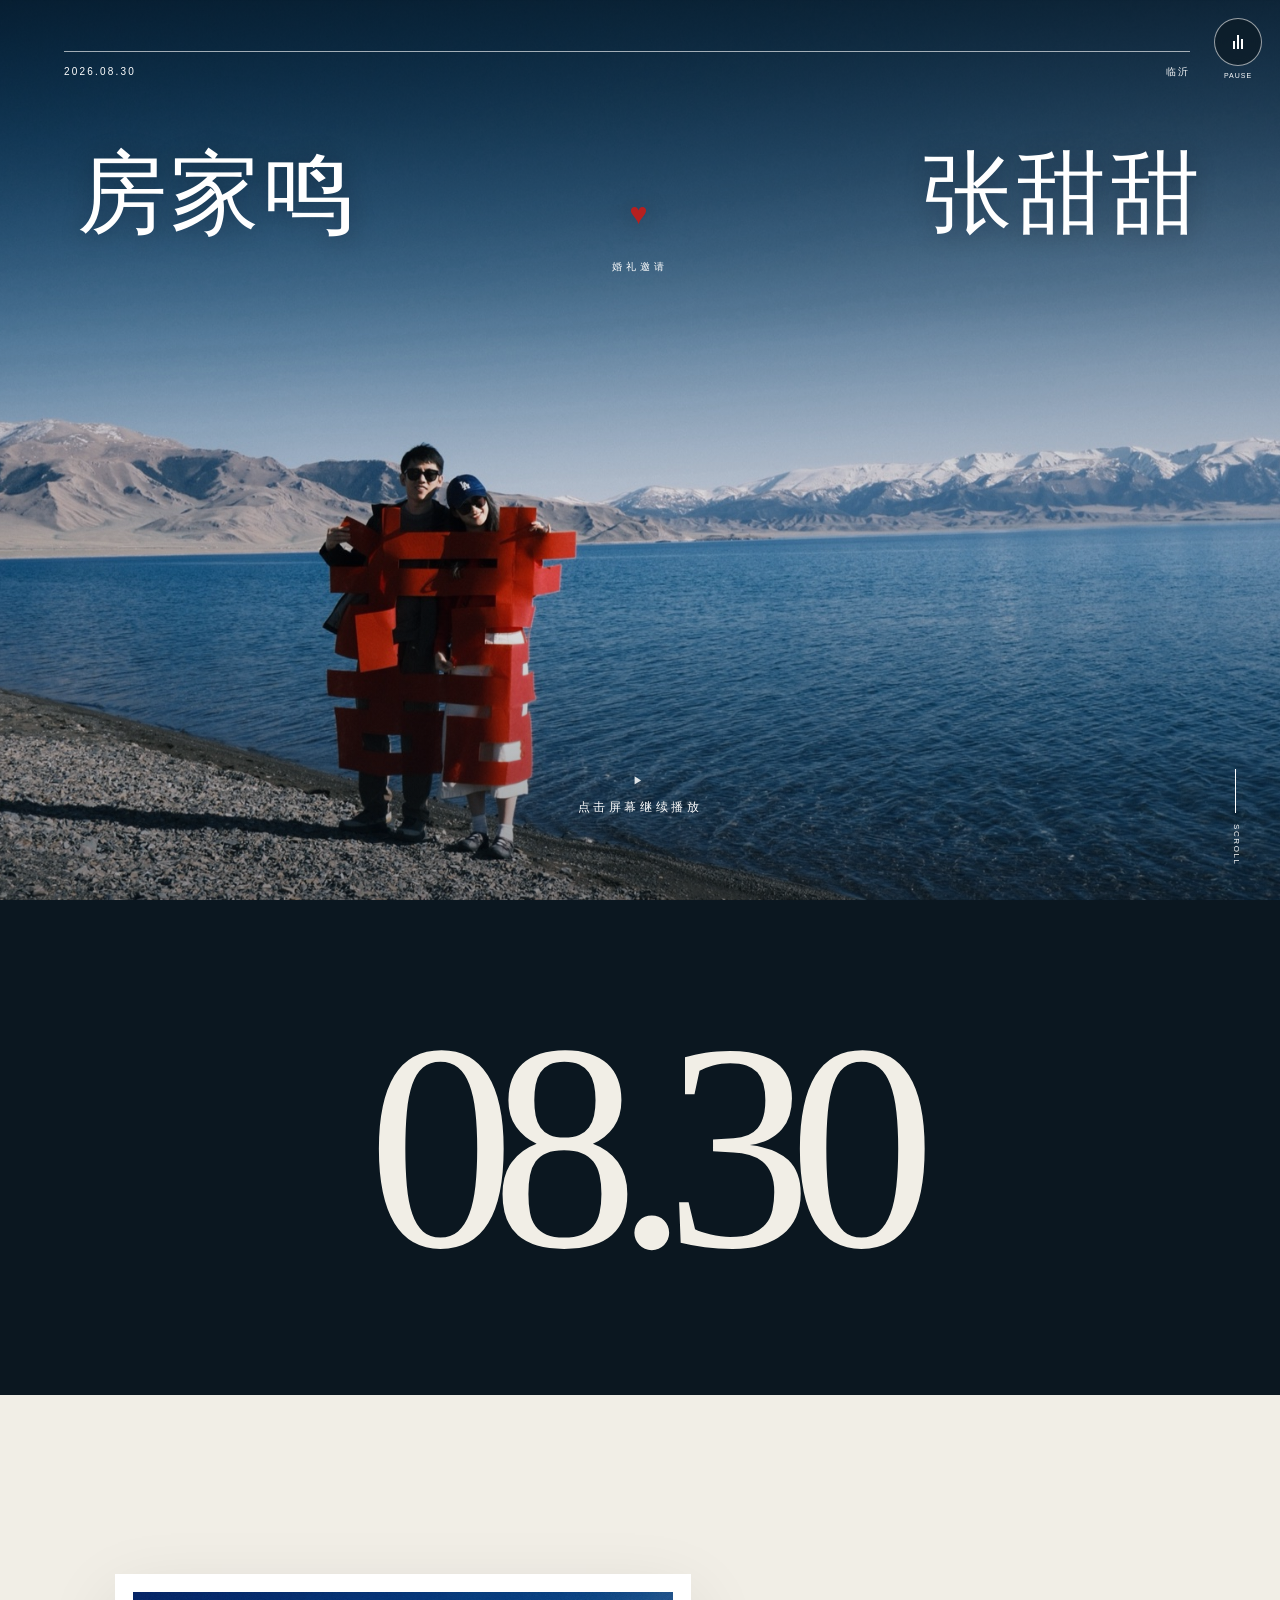
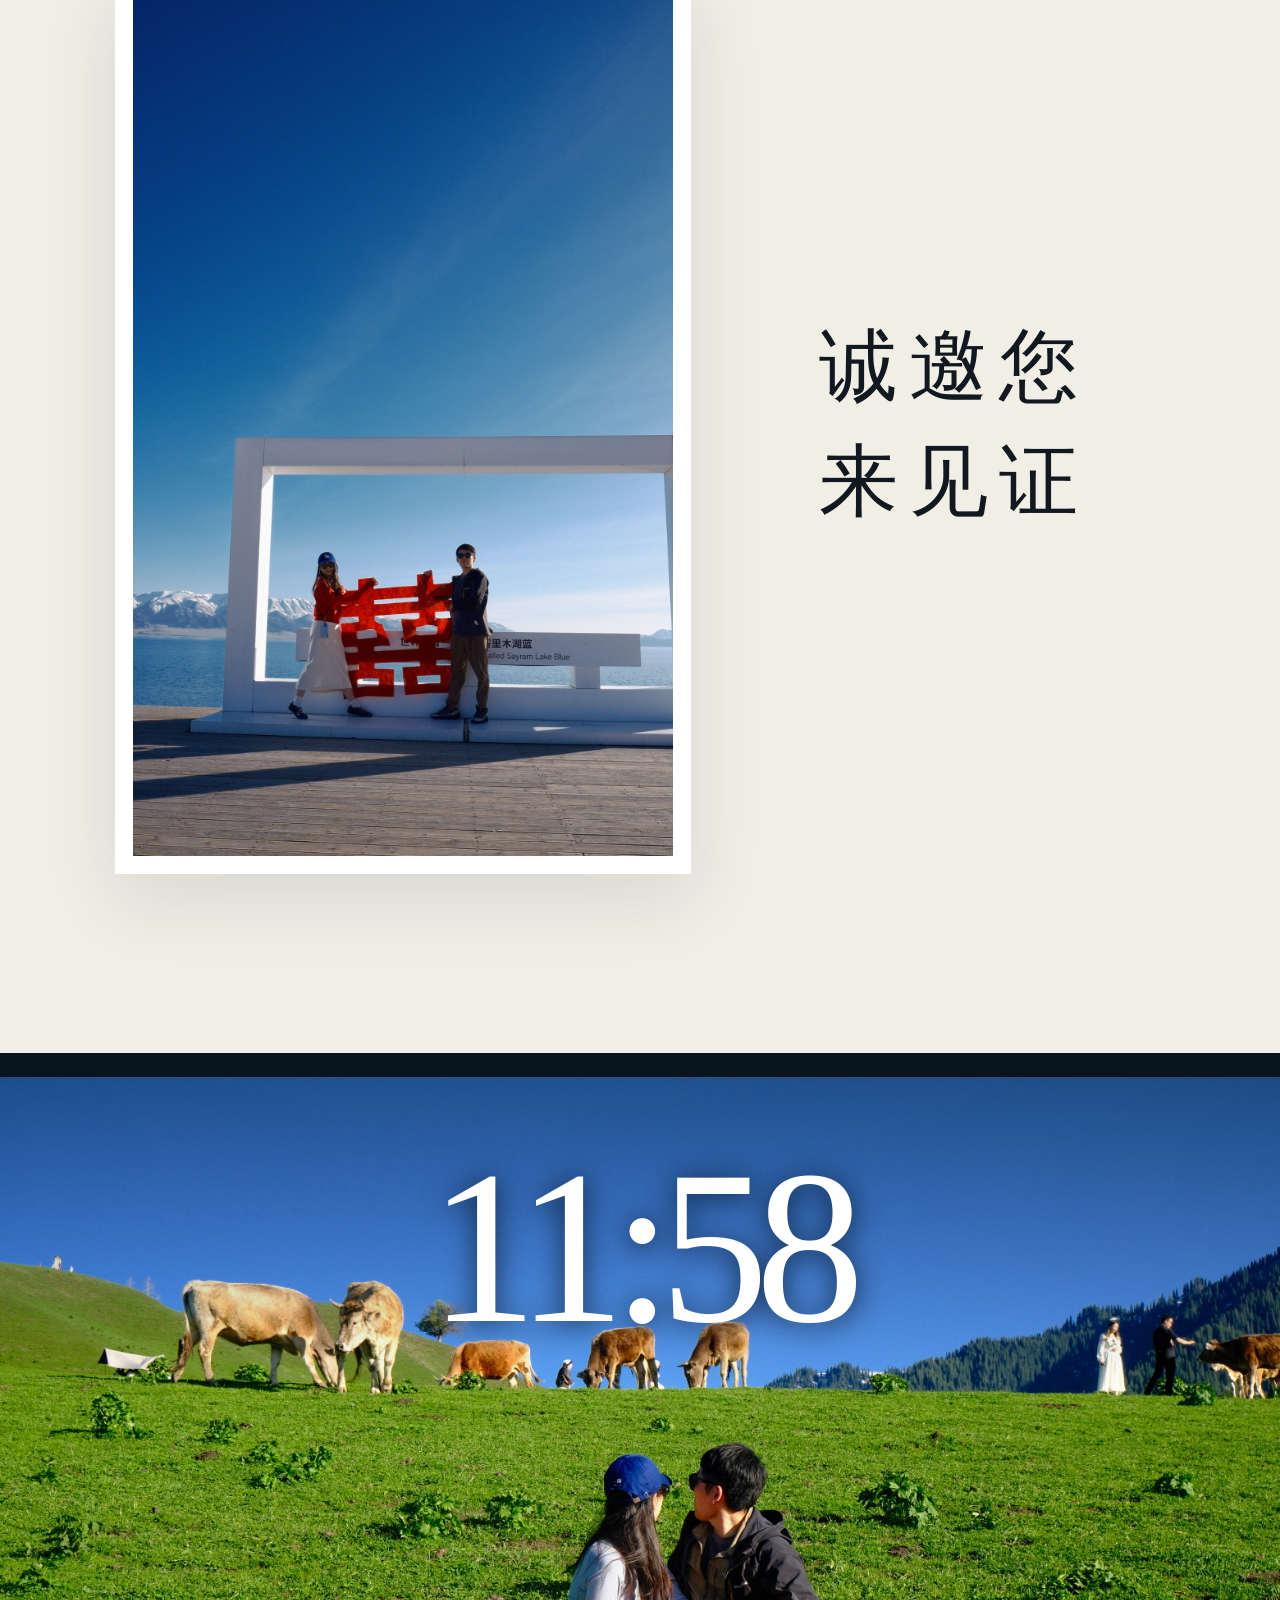
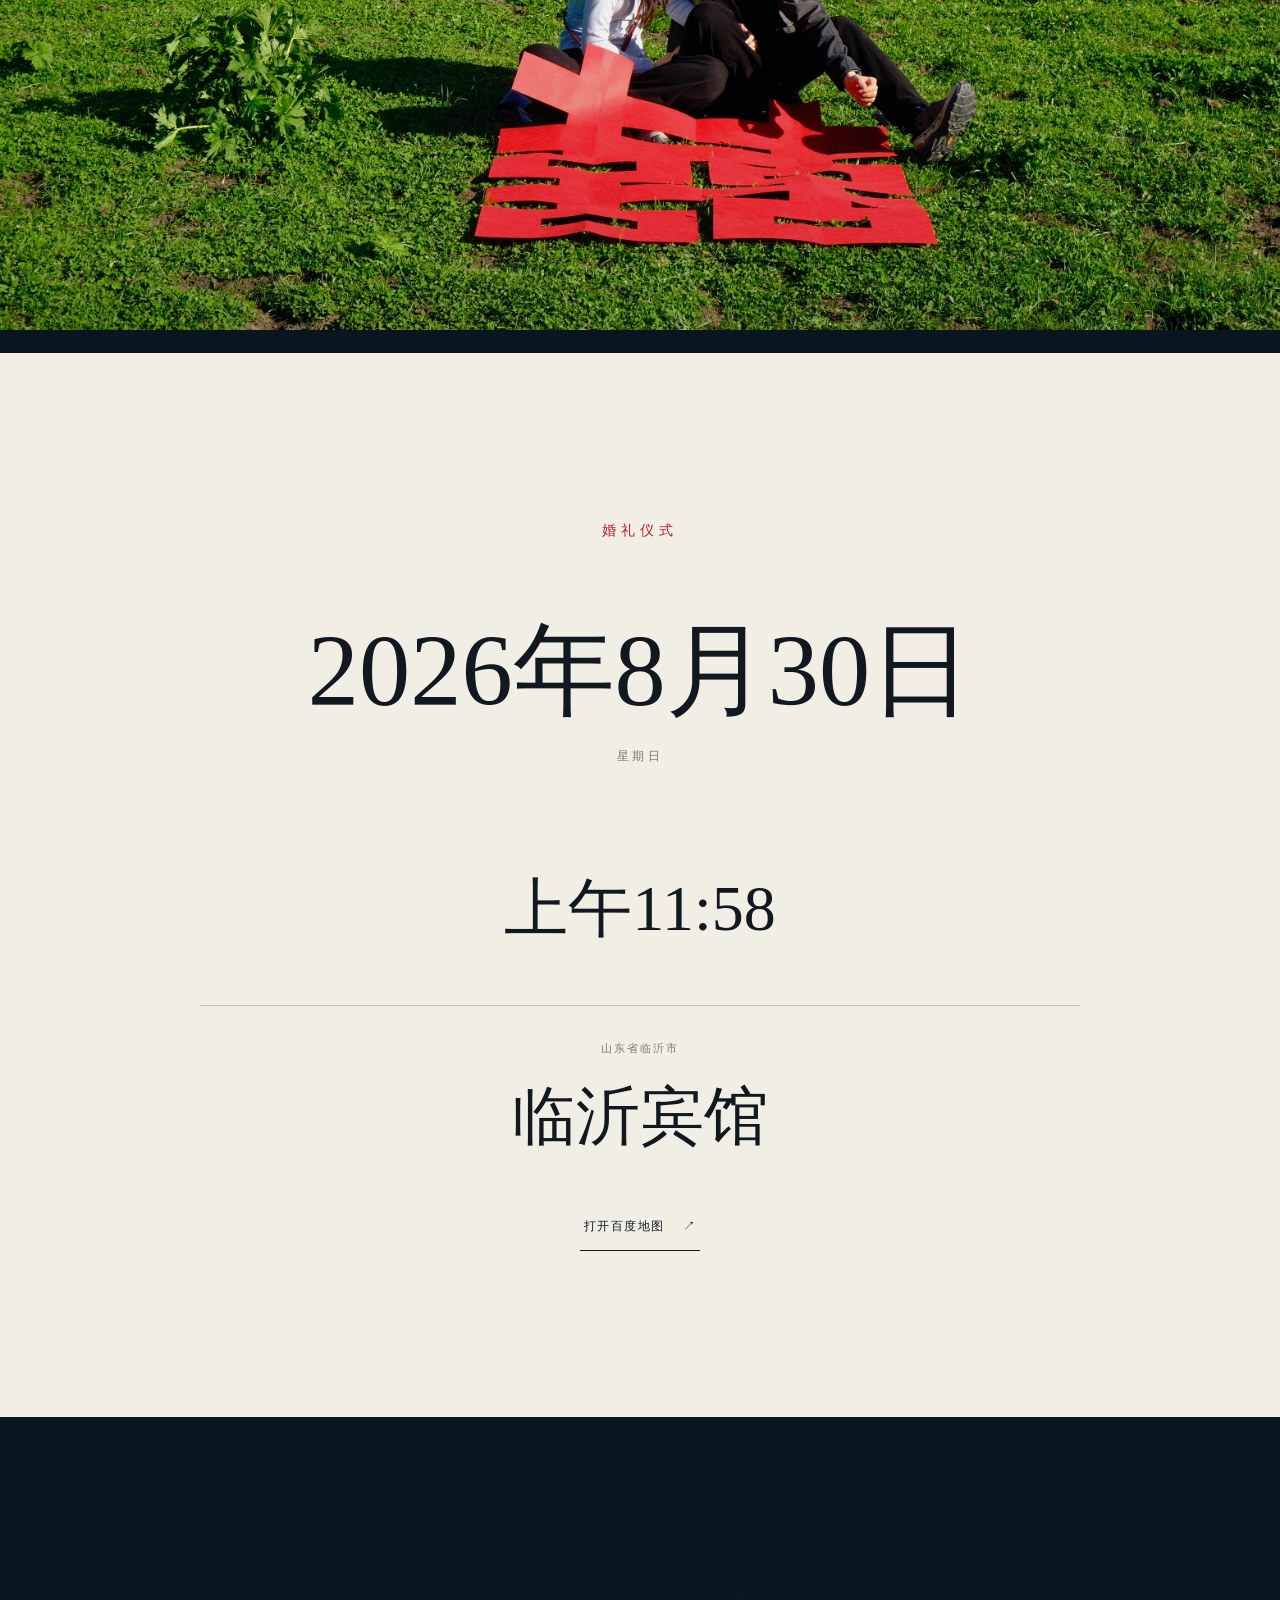
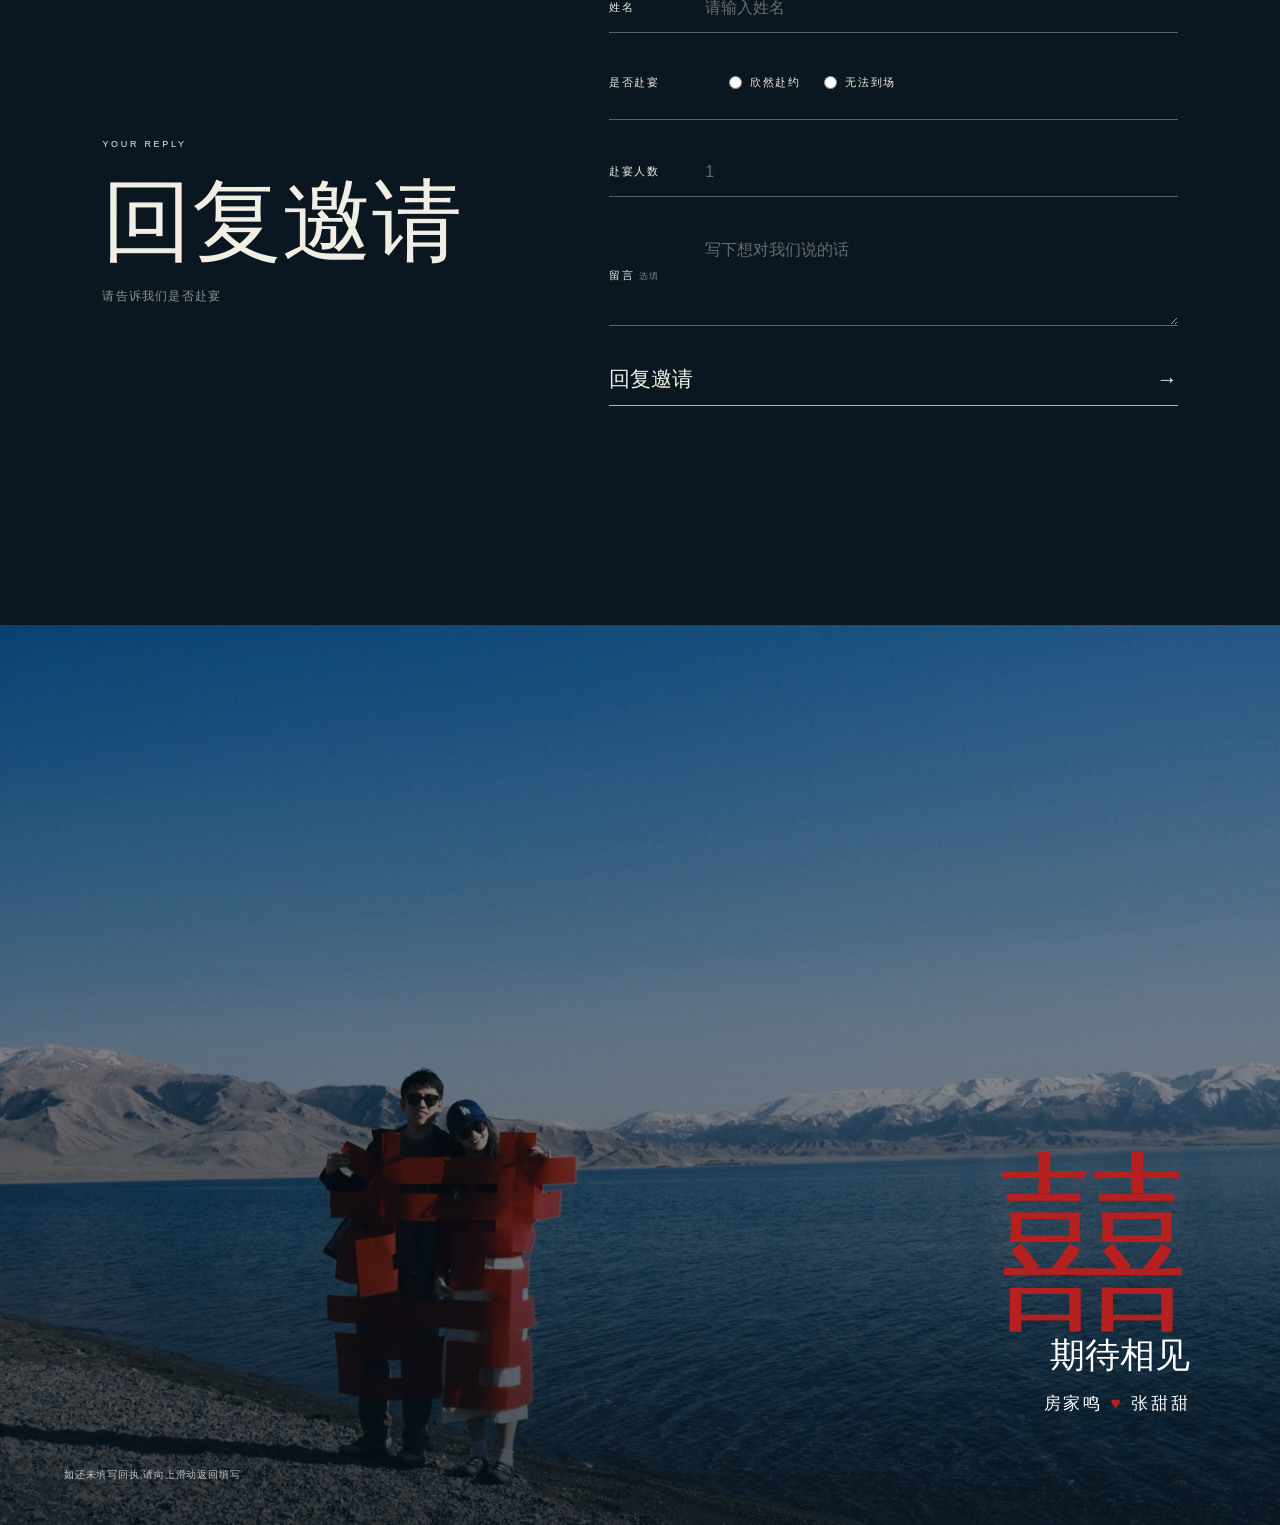
<file: index.html>
<!doctype html>
<html lang="zh-CN">
<head>
  <meta charset="utf-8">
  <meta name="viewport" content="width=device-width, initial-scale=1">
  <title>房家鸣 × 张甜甜｜婚礼邀请</title>
  <meta name="description" content="2026.08.30 · 上午11:58 · 临沂宾馆">
  <meta name="theme-color" content="#0b1720">
  <meta http-equiv="Cache-Control" content="no-cache, no-store, must-revalidate">
  <meta property="og:title" content="房家鸣 × 张甜甜｜婚礼邀请">
  <meta property="og:description" content="2026.08.30 · 上午11:58 · 临沂宾馆">
  <meta property="og:image" content="https://fangtianwedding.com.cn/images/share-cover.jpg">
  <meta property="og:image:width" content="1200">
  <meta property="og:image:height" content="1200">
  <link rel="icon" href="./favicon.svg">
  <link rel="preload" href="./images/cover.jpg?v=3" as="image">
  <link rel="stylesheet" href="./assets/index-Cl9NAyGb.css?v=2">
</head>
<body>
<main><button class="music-toggle" type="button" aria-pressed="false" aria-label="播放背景音乐"><span class="music-icon" aria-hidden="true"><i></i><i></i><i></i></span><span>MUSIC</span></button><audio preload="none" loop="" src="./audio/invitation-wedding-375839.mp3"></audio><section class="act-one" aria-labelledby="invitation-title"><img class="act-one-image" src="./images/cover.jpg?v=3" alt="房家鸣和张甜甜在雪山湖泊前手持红色囍字的合影" width="1905" height="1280"/><div class="act-one-shade"></div><div class="act-one-topline"><time dateTime="2026-08-30">2026.08.30</time><span>临沂</span></div><div class="act-one-copy"><h1 id="invitation-title"><span>房家鸣</span><i>♥</i><span>张甜甜</span></h1><p>婚礼邀请</p></div><a class="scroll-cue" href="#date" aria-label="向下浏览婚礼邀请"><span></span>SCROLL</a><div class="tap-hint" id="tap-hint" style="position:absolute;left:0;right:0;bottom:84px;text-align:center">点击屏幕继续播放</div></section><section class="date-interlude" id="date" aria-label="婚礼日期"><time dateTime="2026-08-30">08.30</time></section><section class="act-two" aria-label="婚礼合影与邀请语"><figure class="white-frame"><img src="./images/photo-01.jpg?v=2" alt="房家鸣和张甜甜在湖畔草地上的婚纱合影" width="1365" height="2048" loading="lazy" decoding="async"/></figure><p>诚邀您来见证</p></section><section class="act-three" aria-label="婚礼仪式时间"><img src="./images/photo-03.jpg?v=2" alt="房家鸣和张甜甜坐在绿色草原上，身前摆放红色囍字，远处有牛群" width="1365" height="2048" loading="lazy" decoding="async"/><time dateTime="2026-08-30T11:58:00+08:00">11:58</time></section><section class="wedding-details" id="details" aria-labelledby="details-title"><div class="wedding-details-copy"><p>婚礼仪式</p><h2 id="details-title">2026年8月30日</h2><p>星期日</p><time dateTime="2026-08-30T11:58:00+08:00">上午11:58</time><address><span>山东省临沂市</span><strong>临沂宾馆</strong></address><a href="https://j.map.baidu.com/3e/DNE" target="_blank" rel="noopener noreferrer">打开百度地图 <span aria-hidden="true">↗</span></a></div></section><section class="rsvp" aria-labelledby="rsvp-title"><div class="rsvp-copy"><p class="edition">Your Reply</p><h2 id="rsvp-title">回复邀请</h2><p>请告诉我们是否赴宴</p></div><div id="rsvp-form-slot"></div></section><footer class="closing"><img src="./images/cover.jpg?v=3" alt="房家鸣和张甜甜在雪山湖泊前手持红色囍字的合影" width="1905" height="1280" loading="lazy" decoding="async"/><div class="closing-shade"></div><div id="approved-message-slot"></div><div class="closing-copy"><p aria-hidden="true">囍</p><h2>期待相见</h2><span>房家鸣 <i aria-hidden="true">♥</i> 张甜甜</span></div><p class="song-link">如还未填写回执,请向上滑动返回填写</p></footer></main>
<script>
(() => {
  const RSVP_API_BASE = "https://fangjm007-d6g2haxg47e345568-1461851777.ap-shanghai.app.tcloudbase.com/api";
  const button = document.querySelector('.music-toggle');
  const audio = document.querySelector('audio');
  if (button && audio) {
    const markPlaying = () => {
      button.setAttribute('aria-pressed', 'true');
      button.setAttribute('aria-label', '暂停背景音乐');
      button.lastElementChild.textContent = 'PAUSE';
    };
    const markPaused = () => {
      button.setAttribute('aria-pressed', 'false');
      button.setAttribute('aria-label', '播放背景音乐');
      button.lastElementChild.textContent = 'MUSIC';
    };
    const tryPlay = async () => {
      try {
        await audio.play();
        markPlaying();
        return true;
      } catch {
        markPaused();
        return false;
      }
    };
    button.addEventListener('click', async () => {
      if (audio.paused) {
        await tryPlay();
      } else {
        audio.pause();
        markPaused();
      }
    });
    // 打开页面默认开启音乐:加载后直接尝试播放;
    // 浏览器(尤其手机)会拦截无交互的自动播放,此时首次点击/触摸页面任意位置即自动播放
    tryPlay();
    // 音频就绪后重试(慢网络下初次尝试可能因音频还没加载完成而失败)
    audio.addEventListener('canplay', () => { if (audio.paused) tryPlay(); });
    // 微信 WebView 桥接就绪时:调用桥接方法解锁音频自动播放(微信官方解锁手段)
    document.addEventListener('WeixinJSBridgeReady', () => {
      tryPlay();
      if (window.WeixinJSBridge && typeof WeixinJSBridge.invoke === 'function') {
        WeixinJSBridge.invoke('getNetworkType', {}, () => tryPlay());
      }
    });
    // 定时重试:打开后 1 秒、3 秒再各尝试一次(覆盖音频缓冲慢的情况)
    [1000, 3000].forEach((ms) => setTimeout(() => { if (audio.paused) tryPlay(); }, ms));
    // 自动下滑开始时再重试一次
    document.addEventListener('autoscroll:start', () => { if (audio.paused) tryPlay(); });
    const tapHint = document.getElementById('tap-hint');
    const beginTour = (event) => {
      // 点击音乐按钮本身不算"继续播放"手势(避免与暂停/播放按钮冲突)
      if (event && event.target && event.target.closest && event.target.closest('.music-toggle')) return;
      if (audio.paused) tryPlay();
      if (tapHint) tapHint.style.display = 'none';
      startAutoScroll();
      document.removeEventListener('click', beginTour);
      document.removeEventListener('touchstart', beginTour);
    };
    document.addEventListener('click', beginTour, { passive: true });
    document.addEventListener('touchstart', beginTour, { passive: true });
  }

  // 自动下滑:更慢的匀速(175px/s)滑向每一页,每页停留 2 秒,最后停在最后一页
  const reduceMotion = window.matchMedia('(prefers-reduced-motion: reduce)').matches;
  const pages = Array.from(document.querySelectorAll('main > section, footer.closing'));
  let rafId = null;
  let autoIndex = 1;
  let autoRunning = false;
  let tourStartedAt = 0;
  async function startAutoScroll() {
    if (reduceMotion || autoRunning || pages.length < 2) return;
    autoRunning = true;
    tourStartedAt = Date.now();
    document.dispatchEvent(new CustomEvent('autoscroll:start'));
    const html = document.documentElement;
    const prevBehavior = html.style.scrollBehavior;
    html.style.scrollBehavior = 'auto';
    const speed = 175; // px/s,匀速慢速
    while (autoRunning && autoIndex < pages.length) {
      const targetY = pages[autoIndex].getBoundingClientRect().top + window.scrollY;
      const startY = window.scrollY;
      const dist = targetY - startY;
      if (dist > 1) {
        const duration = (dist / speed) * 1000;
        const t0 = performance.now();
        await new Promise((resolve) => {
          const frame = (now) => {
            if (!autoRunning) { html.style.scrollBehavior = prevBehavior; resolve(); return; }
            const p = Math.min(1, (now - t0) / duration);
            window.scrollTo(0, startY + dist * p);
            if (p < 1) { rafId = requestAnimationFrame(frame); } else { resolve(); }
          };
          rafId = requestAnimationFrame(frame);
        });
      }
      autoIndex += 1;
      if (autoRunning && autoIndex < pages.length) {
        await new Promise((r) => { rafId = setTimeout(r, 2000); });
      }
    }
    html.style.scrollBehavior = prevBehavior;
    autoRunning = false;
  }
  const stopAutoScroll = () => {
    if (!autoRunning) return;
    // 启动后 800ms 内的触摸就是"点击屏幕继续播放"这一下,不能把自己停掉
    if (Date.now() - tourStartedAt < 800) return;
    autoRunning = false;
    cancelAnimationFrame(rafId);
    clearTimeout(rafId);
    document.removeEventListener('touchstart', stopAutoScroll);
    document.removeEventListener('wheel', stopAutoScroll, { passive: true });
    document.removeEventListener('pointerdown', stopAutoScroll);
  };
  // 用户手动操作(触摸/滚轮/点击)立即停止自动下滑
  document.addEventListener('touchstart', stopAutoScroll, { passive: true });
  document.addEventListener('wheel', stopAutoScroll, { passive: true });
  document.addEventListener('pointerdown', stopAutoScroll);

  const messageSlot = document.querySelector('#approved-message-slot');
  let messages = [];
  const isPublicMessage = (item) => item
    && typeof item === 'object'
    && typeof item.name === 'string'
    && typeof item.message === 'string';

  function renderMessages() {
    if (!messageSlot) return;
    messageSlot.replaceChildren();
    if (!messages.length) return;
    const wrapper = document.createElement('div');
    wrapper.className = 'approved-messages';
    wrapper.setAttribute('aria-label', '宾客祝福');
    const track = document.createElement('div');
    track.className = 'approved-message-track';
    [...messages, ...messages].forEach((item, index) => {
      const paragraph = document.createElement('p');
      if (index >= messages.length) paragraph.setAttribute('aria-hidden', 'true');
      const messageText = document.createElement('span');
      messageText.textContent = item.message;
      const guest = document.createElement('small');
      guest.append(document.createTextNode('— ' + item.name));
      paragraph.append(messageText, guest);
      track.append(paragraph);
    });
    wrapper.append(track);
    messageSlot.append(wrapper);
  }

  const slot = document.querySelector('#rsvp-form-slot');
  if (slot) {
    slot.innerHTML = '<form class="rsvp-form" novalidate>' +
      '<label><span>姓名</span><input name="name" autocomplete="name" maxlength="40" placeholder="请输入姓名"></label>' +
      '<fieldset><legend>是否赴宴</legend>' +
      '<label><input type="radio" name="attendance" value="yes"><span>欣然赴约</span></label>' +
      '<label><input type="radio" name="attendance" value="no"><span>无法到场</span></label></fieldset>' +
      '<label><span>赴宴人数</span><input name="partySize" type="number" inputmode="numeric" min="1" max="20" placeholder="1"></label>' +
      '<label><span>留言 <small>选填</small></span><textarea name="message" maxlength="120" rows="3" placeholder="写下想对我们说的话"></textarea></label>' +
      '<label class="rsvp-honeypot" aria-hidden="true"><span>网站</span><input name="website" tabindex="-1" autocomplete="off"></label>' +
      '<button type="submit">回复邀请 <span aria-hidden="true">→</span></button>' +
      '<p class="form-feedback" aria-live="polite"></p></form>';
    slot.querySelector('form').addEventListener('submit', async (event) => {
      event.preventDefault();
      const form = event.currentTarget;
      const data = new FormData(form);
      const name = String(data.get('name') || '').trim();
      const attendance = String(data.get('attendance') || '');
      const rawPartySize = String(data.get('partySize') || '').trim();
      const message = String(data.get('message') || '').trim();
      const website = String(data.get('website') || '').trim();
      const feedback = form.querySelector('.form-feedback');
      const submit = form.querySelector('button[type="submit"]');
      let partySize = null;
      let validationMessage = '';
      if (!name) validationMessage = '请填写姓名';
      else if (name.length > 40) validationMessage = '姓名请控制在40个字以内';
      else if (!['yes', 'no'].includes(attendance)) validationMessage = '请选择是否赴宴';
      else if (attendance === 'yes' && (!/^\d+$/.test(rawPartySize) || Number(rawPartySize) < 1 || Number(rawPartySize) > 20)) validationMessage = '请填写1至20人的赴宴人数';
      else if (message.length > 120) validationMessage = '留言请控制在120个字以内';
      else if (website) validationMessage = '提交失败，请稍后重试';
      else if (!RSVP_API_BASE) validationMessage = '当前为预览模式，信息不会上传';
      if (validationMessage) {
        feedback.dataset.state = 'error';
        feedback.textContent = validationMessage;
        return;
      }
      if (attendance === 'yes') partySize = Number(rawPartySize);
      submit.disabled = true;
      submit.firstChild.textContent = '正在提交… ';
      feedback.dataset.state = '';
      feedback.textContent = '正在提交…';
      const controller = new AbortController();
      const timeout = setTimeout(() => controller.abort(), 10000);
      try {
        const response = await fetch(RSVP_API_BASE + '/rsvp', {
          method: 'POST',
          headers: { 'Content-Type': 'application/json' },
          body: JSON.stringify({ name, attendance, partySize, message, website }),
          signal: controller.signal,
        });
        let result;
        try { result = await response.json(); } catch { result = null; }
        if (!response.ok || result?.ok !== true || typeof result?.message !== 'string') {
          throw new Error(typeof result?.message === 'string' ? result.message : '提交失败，请稍后重试');
        }
        if (result.publicMessage !== undefined && !isPublicMessage(result.publicMessage)) {
          throw new Error('提交失败，请稍后重试');
        }
        if (result.publicMessage) {
          messages.unshift(result.publicMessage);
          messages = messages.slice(0, 30);
          renderMessages();
          // 滚动到页面末尾的留言墙,让宾客看到自己的留言
          requestAnimationFrame(() => {
            messageSlot.scrollIntoView({ behavior: 'smooth', block: 'center' });
          });
        }
        feedback.dataset.state = 'success';
        feedback.textContent = result.publicMessage
          ? result.message + '。留言已显示在页面末尾。'
          : result.message;
        form.reset();
      } catch (error) {
        feedback.dataset.state = 'error';
        feedback.textContent = error?.message && /[\u4e00-\u9fff]/.test(error.message)
          ? error.message
          : '提交失败，请稍后重试';
      } finally {
        clearTimeout(timeout);
        submit.disabled = false;
        submit.firstChild.textContent = '回复邀请 ';
      }
    });
  }

  if (messageSlot && RSVP_API_BASE) {
    fetch(RSVP_API_BASE + '/messages', { headers: { Accept: 'application/json' } })
      .then((response) => response.ok ? response.json() : Promise.reject(new Error('messages unavailable')))
      .then((result) => {
        if (!Array.isArray(result?.messages) || !result.messages.every(isPublicMessage)) return;
        messages = result.messages.slice(0, 30);
        renderMessages();
      })
      .catch(() => {});
  }
})();
</script>
</body>
</html>
</file>
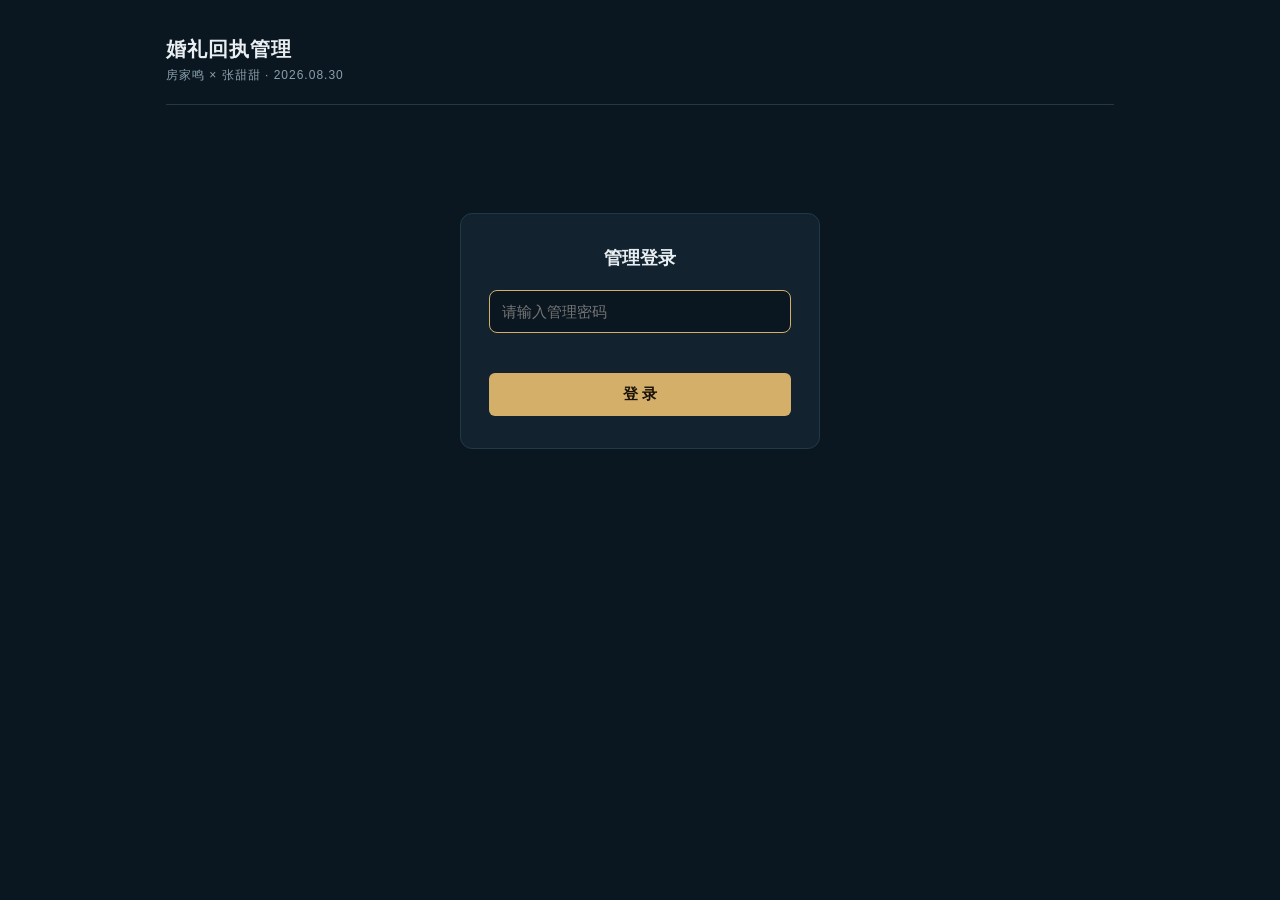
<file: admin.html>
<!doctype html>
<html lang="zh-CN">
<head>
  <meta charset="utf-8">
  <meta name="viewport" content="width=device-width, initial-scale=1">
  <meta name="robots" content="noindex, nofollow">
  <title>婚礼回执管理</title>
  <style>
    :root {
      --bg: #0b1720;
      --card: #12232f;
      --line: #223845;
      --text: #e8eef2;
      --muted: #8aa0ad;
      --gold: #d4af6a;
      --green: #67c587;
      --red: #e06c6c;
      --blue: #6fa8dc;
    }
    * { box-sizing: border-box; margin: 0; padding: 0; }
    body {
      background: var(--bg);
      color: var(--text);
      font-family: -apple-system, "PingFang SC", "Microsoft YaHei", sans-serif;
      min-height: 100vh;
    }
    .wrap { max-width: 980px; margin: 0 auto; padding: 24px 16px 64px; }
    header {
      display: flex; align-items: center; justify-content: space-between;
      padding: 12px 0 20px; border-bottom: 1px solid var(--line); margin-bottom: 20px;
    }
    h1 { font-size: 20px; font-weight: 600; letter-spacing: 1px; }
    h1 small { display: block; font-size: 12px; color: var(--muted); font-weight: 400; margin-top: 4px; }
    button {
      background: var(--gold); color: #1a1206; border: 0; border-radius: 6px;
      padding: 8px 16px; font-size: 14px; cursor: pointer; font-weight: 600;
    }
    button.secondary { background: transparent; color: var(--muted); border: 1px solid var(--line); }
    button.danger { background: transparent; color: var(--red); border: 1px solid var(--line); }
    button.small { padding: 4px 10px; font-size: 12px; border-radius: 5px; }
    button:disabled { opacity: .5; cursor: not-allowed; }
    .stats { display: grid; grid-template-columns: repeat(auto-fit, minmax(150px, 1fr)); gap: 12px; margin-bottom: 24px; }
    .stat { background: var(--card); border: 1px solid var(--line); border-radius: 10px; padding: 16px; }
    .stat b { display: block; font-size: 26px; margin-top: 6px; color: var(--gold); }
    .stat span { font-size: 13px; color: var(--muted); }
    .card { background: var(--card); border: 1px solid var(--line); border-radius: 10px; overflow: hidden; }
    table { width: 100%; border-collapse: collapse; font-size: 14px; }
    th, td { text-align: left; padding: 10px 12px; border-bottom: 1px solid var(--line); vertical-align: top; }
    th { color: var(--muted); font-weight: 500; font-size: 12px; white-space: nowrap; }
    tr:last-child td { border-bottom: 0; }
    .pill { display: inline-block; padding: 2px 8px; border-radius: 99px; font-size: 12px; }
    .pill.yes { background: rgba(103,197,135,.15); color: var(--green); }
    .pill.no { background: rgba(224,108,108,.15); color: var(--red); }
    .pill.on { background: rgba(111,168,220,.15); color: var(--blue); }
    .pill.off { background: rgba(138,160,173,.15); color: var(--muted); }
    .msg { color: var(--text); max-width: 260px; word-break: break-word; }
    .empty { text-align: center; color: var(--muted); padding: 40px 16px; }
    /* 登录 */
    .login-box { max-width: 360px; margin: 12vh auto 0; background: var(--card); border: 1px solid var(--line); border-radius: 12px; padding: 32px 28px; }
    .login-box h2 { font-size: 18px; margin-bottom: 20px; text-align: center; }
    .login-box input {
      width: 100%; background: var(--bg); border: 1px solid var(--line); color: var(--text);
      padding: 12px; border-radius: 8px; font-size: 15px; margin-bottom: 14px; outline: none;
    }
    .login-box input:focus { border-color: var(--gold); }
    .login-box button { width: 100%; padding: 12px; font-size: 15px; }
    .login-err { color: var(--red); font-size: 13px; text-align: center; min-height: 18px; margin-bottom: 8px; }
    .hidden { display: none !important; }
    .toast {
      position: fixed; left: 50%; bottom: 28px; transform: translateX(-50%);
      background: #1c3341; border: 1px solid var(--line); color: var(--text);
      padding: 10px 20px; border-radius: 8px; font-size: 14px; opacity: 0;
      transition: opacity .25s; pointer-events: none; z-index: 99;
    }
    .toast.show { opacity: 1; }
    .actions { white-space: nowrap; }
    .actions button { margin-right: 6px; }
    .actions button:last-child { margin-right: 0; }
  </style>
</head>
<body>
  <div class="wrap" id="app">
    <header>
      <h1>婚礼回执管理<small>房家鸣 × 张甜甜 · 2026.08.30</small></h1>
      <button class="secondary hidden" id="logout-btn">退出登录</button>
    </header>

    <div id="login-view">
      <div class="login-box">
        <h2>管理登录</h2>
        <input type="password" id="password-input" placeholder="请输入管理密码" autocomplete="current-password">
        <p class="login-err" id="login-err"></p>
        <button id="login-btn">登 录</button>
      </div>
    </div>

    <div id="admin-view" class="hidden">
      <div class="stats">
        <div class="stat"><span>回执总数</span><b id="stat-total">-</b></div>
        <div class="stat"><span>确认赴宴(人次)</span><b id="stat-attending">-</b></div>
        <div class="stat"><span>赴宴合计人数</span><b id="stat-partysize">-</b></div>
        <div class="stat"><span>含留言的回执</span><b id="stat-messages">-</b></div>
      </div>
      <div class="card">
        <table>
          <thead>
            <tr>
              <th>时间</th><th>姓名</th><th>赴宴</th><th>人数</th><th>留言</th><th>状态</th><th>操作</th>
            </tr>
          </thead>
          <tbody id="rsvp-rows"></tbody>
        </table>
        <div class="empty hidden" id="empty-tip">暂无回执数据</div>
      </div>
    </div>
  </div>
  <div class="toast" id="toast"></div>

<script>
(() => {
  const API = "https://fangjm007-d6g2haxg47e345568-1461851777.ap-shanghai.app.tcloudbase.com/api";
  const loginView = document.getElementById('login-view');
  const adminView = document.getElementById('admin-view');
  const logoutBtn = document.getElementById('logout-btn');
  const passwordInput = document.getElementById('password-input');
  const loginBtn = document.getElementById('login-btn');
  const loginErr = document.getElementById('login-err');
  const toast = document.getElementById('toast');

  const fmtTime = (value) => {
    if (!value) return '-';
    const d = new Date(value);
    if (Number.isNaN(d.getTime())) return String(value);
    const pad = (n) => String(n).padStart(2, '0');
    return d.getFullYear() + '-' + pad(d.getMonth() + 1) + '-' + pad(d.getDate()) + ' ' + pad(d.getHours()) + ':' + pad(d.getMinutes());
  };
  const esc = (text) => String(text == null ? '' : text)
    .replace(/&/g, '&amp;').replace(/</g, '&lt;').replace(/>/g, '&gt;').replace(/"/g, '&quot;');

  let token = sessionStorage.getItem('adminToken') || '';

  function showToast(text) {
    toast.textContent = text;
    toast.classList.add('show');
    clearTimeout(showToast._timer);
    showToast._timer = setTimeout(() => toast.classList.remove('show'), 2200);
  }

  async function api(path, options = {}) {
    const headers = { ...(options.headers || {}) };
    if (token) headers['Authorization'] = 'Bearer ' + token;
    const response = await fetch(API + path, { ...options, headers });
    let result = null;
    try { result = await response.json(); } catch { /* ignore */ }
    if (response.status === 401 && path !== '/admin/login') {
      token = '';
      sessionStorage.removeItem('adminToken');
      showLogin();
      throw new Error('登录已失效，请重新登录');
    }
    if (!response.ok || !result || result.ok !== true) {
      throw new Error((result && result.message) || '请求失败');
    }
    return result;
  }

  function showLogin() {
    loginView.classList.remove('hidden');
    adminView.classList.add('hidden');
    logoutBtn.classList.add('hidden');
    passwordInput.focus();
  }

  function showAdmin() {
    loginView.classList.add('hidden');
    adminView.classList.remove('hidden');
    logoutBtn.classList.remove('hidden');
    loadData();
  }

  function renderStats(stats) {
    document.getElementById('stat-total').textContent = stats.total;
    document.getElementById('stat-attending').textContent = stats.attending;
    document.getElementById('stat-partysize').textContent = stats.partySizeSum;
    document.getElementById('stat-messages').textContent = stats.messages;
  }

  function renderRows(records) {
    const tbody = document.getElementById('rsvp-rows');
    const emptyTip = document.getElementById('empty-tip');
    tbody.replaceChildren();
    emptyTip.classList.toggle('hidden', records.length > 0);
    for (const record of records) {
      const tr = document.createElement('tr');
      const onWall = record.reviewStatus === 'approved';
      tr.innerHTML =
        '<td>' + fmtTime(record.submittedAt) + '</td>' +
        '<td>' + esc(record.name) + '</td>' +
        '<td><span class="pill ' + (record.attendance === 'yes' ? 'yes' : 'no') + '">' +
          (record.attendance === 'yes' ? '赴宴' : '不到场') + '</span></td>' +
        '<td>' + (record.attendance === 'yes' ? (Number(record.partySize) || 1) : '-') + '</td>' +
        '<td class="msg">' + (record.message ? esc(record.message) : '<span style="color:var(--muted)">-</span>') + '</td>' +
        '<td><span class="pill ' + (onWall ? 'on' : 'off') + '">' + (onWall ? '已上墙' : '已隐藏') + '</span></td>' +
        '<td class="actions">' +
          (onWall
            ? '<button class="small secondary" data-act="hide" data-id="' + record.id + '">隐藏</button>'
            : '<button class="small" data-act="show" data-id="' + record.id + '">通过</button>') +
          '<button class="small danger" data-act="del" data-id="' + record.id + '">删除</button>' +
        '</td>';
      tbody.append(tr);
    }
  }

  async function loadData() {
    try {
      const result = await api('/admin/rsvps');
      renderStats(result.stats);
      renderRows(result.records);
    } catch (error) {
      showToast(error.message);
    }
  }

  async function act(id, action) {
    const name = action === 'del' ? '确定删除这条回执吗？删除后不可恢复' : null;
    if (name && !window.confirm(name)) return;
    try {
      if (action === 'del') {
        await api('/admin/rsvps', { method: 'DELETE', headers: { 'Content-Type': 'application/json' }, body: JSON.stringify({ id }) });
        showToast('已删除');
      } else {
        await api('/admin/rsvps', { method: 'PATCH', headers: { 'Content-Type': 'application/json' }, body: JSON.stringify({ id, reviewStatus: action === 'show' ? 'approved' : 'pending' }) });
        showToast(action === 'show' ? '已通过，留言上墙' : '已隐藏');
      }
      loadData();
    } catch (error) {
      showToast(error.message);
    }
  }

  loginBtn.addEventListener('click', async () => {
    const password = passwordInput.value;
    loginErr.textContent = '';
    if (!password) { loginErr.textContent = '请输入密码'; return; }
    loginBtn.disabled = true;
    loginBtn.textContent = '登录中…';
    try {
      const result = await api('/admin/login', {
        method: 'POST',
        headers: { 'Content-Type': 'application/json' },
        body: JSON.stringify({ password }),
      });
      token = result.token;
      sessionStorage.setItem('adminToken', token);
      passwordInput.value = '';
      showAdmin();
    } catch (error) {
      loginErr.textContent = error.message;
    } finally {
      loginBtn.disabled = false;
      loginBtn.textContent = '登 录';
    }
  });
  passwordInput.addEventListener('keydown', (event) => {
    if (event.key === 'Enter') loginBtn.click();
  });

  logoutBtn.addEventListener('click', () => {
    token = '';
    sessionStorage.removeItem('adminToken');
    showLogin();
  });

  document.getElementById('rsvp-rows').addEventListener('click', (event) => {
    const btn = event.target.closest('button[data-act]');
    if (!btn) return;
    act(btn.dataset.id, btn.dataset.act);
  });

  if (token) {
    showAdmin();
  } else {
    showLogin();
  }
})();
</script>
</body>
</html>
</file>
<file: assets/index-Cl9NAyGb.css>
/*! tailwindcss v4.2.1 | MIT License | https://tailwindcss.com */
@layer properties{@supports (((-webkit-hyphens:none)) and (not (margin-trim:inline))) or ((-moz-orient:inline) and (not (color:rgb(from red r g b)))){*,:before,:after,::backdrop{--tw-blur:initial;--tw-brightness:initial;--tw-contrast:initial;--tw-grayscale:initial;--tw-hue-rotate:initial;--tw-invert:initial;--tw-opacity:initial;--tw-saturate:initial;--tw-sepia:initial;--tw-drop-shadow:initial;--tw-drop-shadow-color:initial;--tw-drop-shadow-alpha:100%;--tw-drop-shadow-size:initial}}}@layer theme{:root,:host{--font-sans:ui-sans-serif, system-ui, sans-serif, "Apple Color Emoji", "Segoe UI Emoji", "Segoe UI Symbol", "Noto Color Emoji";--font-mono:ui-monospace, SFMono-Regular, Menlo, Monaco, Consolas, "Liberation Mono", "Courier New", monospace;--spacing:.25rem;--default-transition-duration:.15s;--default-transition-timing-function:cubic-bezier(.4, 0, .2, 1);--default-font-family:var(--font-sans);--default-mono-font-family:var(--font-mono)}}@layer base{*,:after,:before,::backdrop{box-sizing:border-box;border:0 solid;margin:0;padding:0}::file-selector-button{box-sizing:border-box;border:0 solid;margin:0;padding:0}html,:host{-webkit-text-size-adjust:100%;tab-size:4;line-height:1.5;font-family:var(--default-font-family,ui-sans-serif, system-ui, sans-serif, "Apple Color Emoji", "Segoe UI Emoji", "Segoe UI Symbol", "Noto Color Emoji");font-feature-settings:var(--default-font-feature-settings,normal);font-variation-settings:var(--default-font-variation-settings,normal);-webkit-tap-highlight-color:transparent}hr{height:0;color:inherit;border-top-width:1px}abbr:where([title]){-webkit-text-decoration:underline dotted;text-decoration:underline dotted}h1,h2,h3,h4,h5,h6{font-size:inherit;font-weight:inherit}a{color:inherit;-webkit-text-decoration:inherit;-webkit-text-decoration:inherit;-webkit-text-decoration:inherit;-webkit-text-decoration:inherit;text-decoration:inherit}b,strong{font-weight:bolder}code,kbd,samp,pre{font-family:var(--default-mono-font-family,ui-monospace, SFMono-Regular, Menlo, Monaco, Consolas, "Liberation Mono", "Courier New", monospace);font-feature-settings:var(--default-mono-font-feature-settings,normal);font-variation-settings:var(--default-mono-font-variation-settings,normal);font-size:1em}small{font-size:80%}sub,sup{vertical-align:baseline;font-size:75%;line-height:0;position:relative}sub{bottom:-.25em}sup{top:-.5em}table{text-indent:0;border-color:inherit;border-collapse:collapse}:-moz-focusring{outline:auto}progress{vertical-align:baseline}summary{display:list-item}ol,ul,menu{list-style:none}img,svg,video,canvas,audio,iframe,embed,object{vertical-align:middle;display:block}img,video{max-width:100%;height:auto}button,input,select,optgroup,textarea{font:inherit;font-feature-settings:inherit;font-variation-settings:inherit;letter-spacing:inherit;color:inherit;opacity:1;background-color:#0000;border-radius:0}::file-selector-button{font:inherit;font-feature-settings:inherit;font-variation-settings:inherit;letter-spacing:inherit;color:inherit;opacity:1;background-color:#0000;border-radius:0}:where(select:is([multiple],[size])) optgroup{font-weight:bolder}:where(select:is([multiple],[size])) optgroup option{padding-inline-start:20px}::file-selector-button{margin-inline-end:4px}::placeholder{opacity:1}@supports (not ((-webkit-appearance:-apple-pay-button))) or (contain-intrinsic-size:1px){::placeholder{color:currentColor}@supports (color:color-mix(in lab, red, red)){::placeholder{color:color-mix(in oklab, currentcolor 50%, transparent)}}}textarea{resize:vertical}::-webkit-search-decoration{-webkit-appearance:none}::-webkit-date-and-time-value{min-height:1lh;text-align:inherit}::-webkit-datetime-edit{display:inline-flex}::-webkit-datetime-edit-fields-wrapper{padding:0}::-webkit-datetime-edit{padding-block:0}::-webkit-datetime-edit-year-field{padding-block:0}::-webkit-datetime-edit-month-field{padding-block:0}::-webkit-datetime-edit-day-field{padding-block:0}::-webkit-datetime-edit-hour-field{padding-block:0}::-webkit-datetime-edit-minute-field{padding-block:0}::-webkit-datetime-edit-second-field{padding-block:0}::-webkit-datetime-edit-millisecond-field{padding-block:0}::-webkit-datetime-edit-meridiem-field{padding-block:0}::-webkit-calendar-picker-indicator{line-height:1}:-moz-ui-invalid{box-shadow:none}button,input:where([type=button],[type=reset],[type=submit]){appearance:button}::file-selector-button{appearance:button}::-webkit-inner-spin-button{height:auto}::-webkit-outer-spin-button{height:auto}[hidden]:where(:not([hidden=until-found])){display:none!important}}@layer components;@layer utilities{.visible{visibility:visible}.absolute{position:absolute}.fixed{position:fixed}.relative{position:relative}.static{position:static}.start{inset-inline-start:var(--spacing)}.end{inset-inline-end:var(--spacing)}.block{display:block}.contents{display:contents}.hidden{display:none}.table{display:table}.flex-wrap{flex-wrap:wrap}.filter{filter:var(--tw-blur,) var(--tw-brightness,) var(--tw-contrast,) var(--tw-grayscale,) var(--tw-hue-rotate,) var(--tw-invert,) var(--tw-saturate,) var(--tw-sepia,) var(--tw-drop-shadow,)}.transition{transition-property:color,background-color,border-color,outline-color,text-decoration-color,fill,stroke,--tw-gradient-from,--tw-gradient-via,--tw-gradient-to,opacity,box-shadow,transform,translate,scale,rotate,filter,-webkit-backdrop-filter,backdrop-filter,display,content-visibility,overlay,pointer-events;transition-timing-function:var(--tw-ease,var(--default-transition-timing-function));transition-duration:var(--tw-duration,var(--default-transition-duration))}}:root{--paper:#f1eee6;--ink:#111820;--navy:#0b1720;--muted:#797872;--red:#b62020;--rule:#11182038;--serif:"Songti SC", "STSong", "Noto Serif SC", "Times New Roman", serif;--sans:"Helvetica Neue", Arial, "PingFang SC", sans-serif}*{box-sizing:border-box}html{scroll-behavior:smooth;background:var(--navy)}body{background:var(--paper);color:var(--ink);font-family:var(--sans);-webkit-font-smoothing:antialiased;margin:0;overflow-x:hidden}a{color:inherit}img{object-fit:cover;width:100%;height:100%;display:block}figure,h1,h2,p{margin:0}button,input{font:inherit}:focus-visible{outline:2px solid var(--red);outline-offset:4px}.act-one{background:var(--navy);color:#fff;min-height:100svh;position:relative;overflow:hidden}.act-one-image{object-position:50% 52%;position:absolute;inset:0}.act-one-shade{background:linear-gradient(#051018c2 0%,#05101840 38%,#05101814 62%,#0510186b 100%);position:absolute;inset:0}.act-one-topline{z-index:2;letter-spacing:.22em;border-top:1px solid #ffffff9e;justify-content:space-between;padding-top:12px;font-size:10px;display:flex;position:absolute;top:clamp(22px,4vw,54px);left:clamp(22px,5vw,76px);right:clamp(82px,7vw,112px)}.act-one-copy{z-index:2;position:absolute;top:clamp(110px,17svh,190px);left:clamp(22px,6vw,96px);right:clamp(22px,6vw,96px)}.act-one-copy h1{font-family:var(--serif);letter-spacing:.04em;text-shadow:0 2px 24px #020a1252;grid-template-columns:1fr auto 1fr;align-items:baseline;gap:clamp(12px,3vw,50px);font-size:clamp(48px,7vw,108px);font-weight:400;line-height:.92;display:grid}.act-one-copy h1 span:last-child{text-align:right}.act-one-copy h1 i{color:var(--red);font-size:.34em;font-style:normal}.act-one-copy>p{text-align:center;letter-spacing:.42em;margin-top:24px;font-size:10px}.scroll-cue{z-index:2;color:#fff;letter-spacing:.2em;writing-mode:vertical-rl;align-items:center;gap:11px;font-size:8px;text-decoration:none;display:flex;position:absolute;bottom:34px;right:clamp(20px,3vw,48px)}.scroll-cue span{background:currentColor;width:1px;height:44px}.music-toggle{z-index:50;-webkit-backdrop-filter:blur(10px);backdrop-filter:blur(10px);color:#fff;cursor:pointer;background:#0b17209e;border:1px solid #ffffff94;border-radius:50%;place-items:center;width:48px;height:48px;display:grid;position:fixed;top:18px;right:18px}.music-toggle>span:last-child{letter-spacing:.14em;font-size:7px;position:absolute;top:calc(100% + 6px)}.music-icon{align-items:end;gap:2px;height:14px;display:flex}.music-icon i{background:currentColor;width:2px;height:8px;display:block}.music-icon i:nth-child(2){height:14px}.music-icon i:nth-child(3){height:10px}.music-toggle[aria-pressed=true] .music-icon i{animation:.7s ease-in-out infinite alternate meter}.music-toggle[aria-pressed=true] .music-icon i:nth-child(2){animation-delay:-.25s}.music-toggle[aria-pressed=true] .music-icon i:nth-child(3){animation-delay:-.48s}@keyframes meter{to{height:3px}}.date-interlude{background:var(--navy);min-height:55svh;color:var(--paper);place-items:center;padding:clamp(64px,10vw,150px) 5vw;display:grid;overflow:hidden}.date-interlude time{font-family:var(--serif);font-variant-numeric:lining-nums tabular-nums;letter-spacing:-.08em;font-size:clamp(92px,23vw,340px);font-weight:400;line-height:.78}.act-two{background:var(--paper);grid-template-columns:minmax(0,1.25fr) minmax(260px,.75fr);align-items:center;gap:clamp(56px,10vw,160px);min-height:110svh;padding:clamp(110px,14vw,210px) clamp(26px,9vw,150px);display:grid;overflow:hidden}.white-frame{background:#fff;width:100%;height:min(72vw,900px);padding:clamp(10px,1.4vw,20px);box-shadow:0 24px 70px #1118201c}.white-frame img{object-position:50% 54%}.act-two>p{max-width:10em;font-family:var(--serif);letter-spacing:.14em;font-size:clamp(42px,6.2vw,92px);font-weight:400;line-height:1.45}.act-three{background:var(--navy);color:#fff;min-height:100svh;position:relative;overflow:hidden}.act-three img{object-fit:contain;object-position:50% 50%;position:absolute;inset:0}.act-three:after{content:"";pointer-events:none;background:linear-gradient(#05101866,#0000 38%,#05101824);position:absolute;inset:0}.act-three time{z-index:2;font-family:var(--serif);font-variant-numeric:lining-nums tabular-nums;letter-spacing:-.06em;text-shadow:0 3px 28px #020a12b8;white-space:nowrap;font-size:clamp(82px,17vw,250px);line-height:.8;position:absolute;top:clamp(76px,12svh,132px);left:50%;transform:translate(-50%)}.wedding-details{background:var(--paper);min-height:100svh;color:var(--ink);grid-template-columns:1fr;place-items:center;padding:clamp(90px,13vw,190px) clamp(24px,8vw,128px);display:grid}.wedding-details-copy{text-align:center;width:min(100%,880px)}.wedding-details-copy>p:first-child{color:var(--red);letter-spacing:.34em;font-size:14px}.wedding-details-copy h2{font-family:var(--serif);margin-top:clamp(38px,6vw,74px);font-size:clamp(48px,8vw,112px);font-weight:400;line-height:1.1}.wedding-details-copy h2+p{color:var(--muted);letter-spacing:.28em;margin-top:20px;font-size:12px}.wedding-details-copy time{font-family:var(--serif);margin-top:clamp(56px,8vw,96px);font-size:clamp(34px,5vw,66px);display:block}.wedding-details-copy address{border-top:1px solid var(--rule);gap:12px;margin-top:48px;padding-top:34px;font-style:normal;display:grid}.wedding-details-copy address span{color:var(--muted);letter-spacing:.18em;font-size:11px}.wedding-details-copy address strong{font-family:var(--serif);font-size:clamp(38px,5vw,68px);font-weight:400}.wedding-details-copy>a{letter-spacing:.12em;border-bottom:1px solid;align-items:center;gap:18px;min-height:48px;margin-top:38px;padding:0 4px;font-size:12px;text-decoration:none;display:inline-flex}.rsvp{background:var(--navy);min-height:82svh;color:var(--paper);grid-template-columns:minmax(0,.8fr) minmax(320px,1.2fr);align-items:center;gap:clamp(64px,10vw,160px);padding:clamp(90px,13vw,180px) clamp(24px,8vw,128px);display:grid}.rsvp-copy h2{font-family:var(--serif);margin:26px 0 20px;font-size:clamp(52px,7vw,104px);font-weight:400;line-height:1}.edition{letter-spacing:.3em;text-transform:uppercase;font-size:9px}.rsvp-copy>p:last-child{color:#f1eee694;letter-spacing:.1em;font-size:12px}#rsvp-form-slot{min-width:0}.rsvp-form{gap:28px;display:grid}.rsvp-form>label{border-bottom:1px solid #ffffff52;grid-template-columns:96px minmax(0,1fr);align-items:center;min-width:0;min-height:48px;display:grid}.rsvp-form label>span,.rsvp-form legend{letter-spacing:.14em;font-size:11px}.rsvp-form label>span small{color:#f1eee67a;letter-spacing:.08em;font-size:9px}.rsvp-form input[type=text],.rsvp-form input[type=number],.rsvp-form input:not([type]),.rsvp-form textarea{width:100%;min-width:0;color:var(--paper);font:inherit;background:0 0;border:0;outline:0;padding:12px 0;font-size:16px}.rsvp-form textarea{resize:vertical;line-height:1.6}.rsvp-form input::placeholder,.rsvp-form textarea::placeholder{color:#f1eee666}.rsvp-form fieldset{border:0;border-bottom:1px solid #ffffff52;align-items:center;gap:24px;min-width:0;margin:0;padding:0 0 14px;display:flex}.rsvp-form legend{float:left;width:96px}.rsvp-form fieldset label{cursor:pointer;align-items:center;gap:8px;min-height:44px;display:flex}.rsvp-form input[type=radio]{accent-color:var(--red)}.rsvp-form button{min-height:52px;color:var(--paper);font-family:var(--serif);cursor:pointer;background:0 0;border:0;border-bottom:1px solid #ffffffad;justify-content:space-between;align-items:center;padding:0;font-size:21px;display:flex}.rsvp-form button:disabled{opacity:.52;cursor:wait}.rsvp-form .rsvp-honeypot{border:0;width:1px;height:1px;position:absolute;left:-10000px;overflow:hidden}.form-feedback{letter-spacing:.08em;min-height:24px;font-size:12px}.form-feedback[data-state=error]{color:#f06e67}.form-feedback[data-state=success]{color:#9bc4ad}.closing{background:var(--navy);color:#fff;min-height:100svh;position:relative;overflow:hidden}.closing>img{object-position:50% 54%;position:absolute;inset:0}.closing-shade{background:linear-gradient(#05101833,#051018c2);position:absolute;inset:0}#approved-message-slot{z-index:2;min-height:120px;position:absolute;top:clamp(108px,17svh,180px);left:0;right:0;overflow:hidden}.approved-messages{width:100%;padding:20px 0;overflow:hidden}.approved-message-track{align-items:flex-start;gap:clamp(58px,8vw,132px);width:max-content;padding-left:clamp(24px,8vw,128px);animation:34s linear infinite approved-message-scroll;display:flex}.approved-message-track p{width:min(66vw,390px);font-family:var(--serif);gap:10px;margin:0;font-size:clamp(18px,2.3vw,30px);line-height:1.45;display:grid}.approved-message-track small{color:#ffffffa3;font-family:var(--sans);letter-spacing:.18em;font-size:9px}@keyframes approved-message-scroll{to{transform:translate(-50%)}}.closing-copy{z-index:2;text-align:right;width:min(76vw,620px);position:absolute;bottom:clamp(92px,12svh,128px);right:clamp(24px,7vw,112px)}.closing-copy>p{color:var(--red);font-family:var(--serif);font-size:clamp(104px,15vw,220px);line-height:.7}.closing-copy h2{font-family:var(--serif);margin:22px 0 16px;font-size:clamp(22px,2.7vw,36px);font-weight:400;line-height:1.16}.closing-copy span{letter-spacing:.16em;font-size:clamp(14px,1.35vw,18px)}.closing-copy i{color:var(--red);font-style:normal}.song-link{z-index:3;letter-spacing:.08em;border-bottom:1px solid #ffffffa3;align-items:center;min-height:44px;font-size:10px;text-decoration:none;display:flex;position:absolute;bottom:28px;left:clamp(24px,5vw,80px)}@media (width<=720px){.act-one-image{object-position:36% 50%}.act-one-copy{top:17svh}.act-one-copy h1{grid-template-columns:1fr;gap:7px;font-size:clamp(42px,13vw,72px)}.act-one-copy h1 span:last-child{text-align:right}.act-one-copy h1 i{justify-self:center;font-size:18px}.act-one-copy>p{margin-top:16px}.date-interlude{min-height:40svh}.date-interlude time{font-size:clamp(76px,27vw,142px)}.act-two{grid-template-columns:1fr;gap:74px;min-height:0;padding:100px 24px 120px}.white-frame{height:132vw}.act-two>p{white-space:nowrap;justify-self:end;max-width:none;font-size:clamp(40px,11vw,58px)}.act-three img{object-fit:cover;object-position:50% 50%}.act-three time{font-size:clamp(76px,25vw,124px);top:11svh}.wedding-details{grid-template-columns:1fr;min-height:92svh;padding:92px 24px}.wedding-details-copy h2{font-size:clamp(30px,9vw,52px);white-space:nowrap}.wedding-details-copy time{font-size:clamp(32px,10vw,48px)}.rsvp{grid-template-columns:1fr;gap:68px;min-height:0;padding:96px 24px 110px}.rsvp-form fieldset{flex-wrap:wrap;gap:6px 18px}.rsvp-form legend{width:100%;margin-bottom:8px}.closing>img{object-position:36% 50%}#approved-message-slot{top:12svh}.approved-message-track{gap:48px;padding-left:24px}.approved-message-track p{width:76vw;font-size:19px}.closing-copy{width:82vw;bottom:108px;right:24px}.closing-copy>p{font-size:clamp(112px,36vw,156px)}.closing-copy h2{margin:18px 0 13px;font-size:clamp(21px,6vw,28px)}.closing-copy span{font-size:14px}.song-link{left:24px}}@media (width<=360px){.act-one-topline{font-size:9px;left:18px;right:78px}.act-one-copy{left:18px;right:18px}.act-one-copy h1{font-size:41px}.date-interlude time{font-size:76px}.act-two,.wedding-details,.rsvp{padding-left:18px;padding-right:18px}.act-two>p{font-size:42px}.wedding-details-copy h2{font-size:34px}.rsvp-form>label{grid-template-columns:82px minmax(0,1fr)}.rsvp-form fieldset label{font-size:13px}.closing-copy{right:18px}.closing-copy h2{font-size:21px}.closing-copy span{font-size:13px}.song-link{left:18px}}@media (prefers-reduced-motion:reduce){html{scroll-behavior:auto}*,:before,:after{transition:none!important;animation:none!important}#approved-message-slot{overflow:auto}.approved-message-track{flex-wrap:wrap;width:auto;animation:none;transform:none}}@property --tw-blur{syntax:"*";inherits:false}@property --tw-brightness{syntax:"*";inherits:false}@property --tw-contrast{syntax:"*";inherits:false}@property --tw-grayscale{syntax:"*";inherits:false}@property --tw-hue-rotate{syntax:"*";inherits:false}@property --tw-invert{syntax:"*";inherits:false}@property --tw-opacity{syntax:"*";inherits:false}@property --tw-saturate{syntax:"*";inherits:false}@property --tw-sepia{syntax:"*";inherits:false}@property --tw-drop-shadow{syntax:"*";inherits:false}@property --tw-drop-shadow-color{syntax:"*";inherits:false}@property --tw-drop-shadow-alpha{syntax:"<percentage>";inherits:false;initial-value:100%}@property --tw-drop-shadow-size{syntax:"*";inherits:false}
/* 首屏"点击屏幕继续播放"提示 */
.tap-hint{z-index:3;color:#fff;text-align:center;letter-spacing:.3em;font-size:12px;position:absolute;bottom:clamp(84px,12vh,140px);left:0;right:0;animation:tap-hint-pulse 1.8s ease-in-out infinite;pointer-events:none}
.tap-hint::before{content:"▶";display:block;margin:0 auto 10px;font-size:10px;opacity:.85}
@keyframes tap-hint-pulse{0%,100%{opacity:.45}50%{opacity:1}}
/* 末页回执提醒(原QQ音乐链接改为文字提示,去下划线) */
.song-link{border-bottom:0;color:#ffffffb8}
</file>
